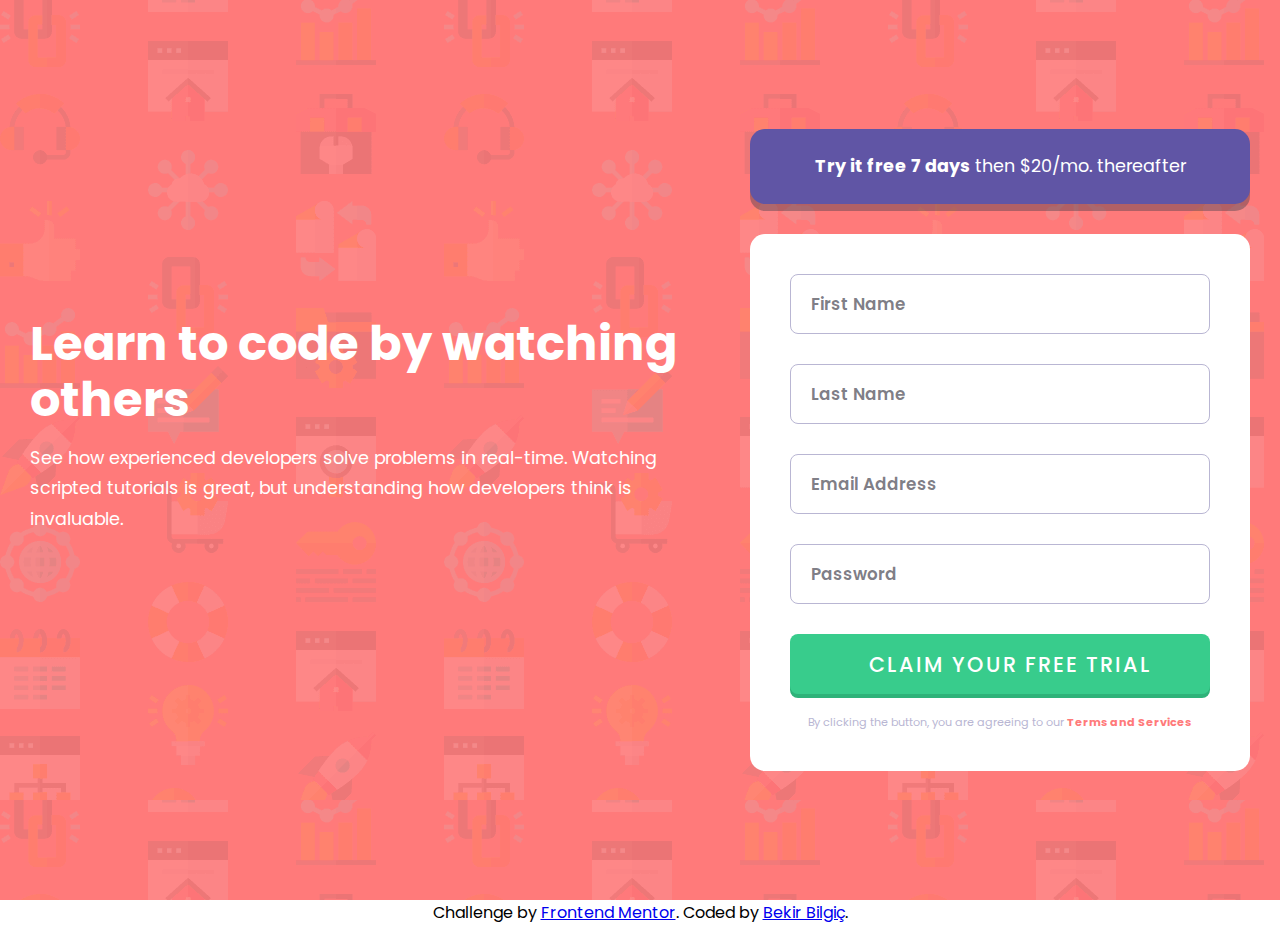
<file: index.html>
<!DOCTYPE html>
<html lang="en">
<head>
  <meta charset="UTF-8">
  <meta name="viewport" content="width=device-width, initial-scale=1.0"> <!-- displays site properly based on user's device -->

  <link rel="icon" type="image/png" sizes="32x32" href="./images/favicon-32x32.png">
  <link rel="stylesheet" href="style.css">
  <title>Frontend Mentor | Intro component with sign up form</title>
</head>
<body>
  <section id="intro" >
    <div class="container">
      <div class="left-col">
        <h1>Learn to code by watching others</h1>
        <p>See how experienced developers solve problems in real-time. Watching scripted tutorials is great, 
          but understanding how developers think is invaluable.</p>
      </div>
      <div class="right-col">
        <div class="top-box">
          <p><span>Try it free 7 days</span> then $20/mo. thereafter</p>
        </div>
        <div class="form-container">
          <form action="#">
            <div class="field-group">
              <label for="firstName">First Name</label>
              <input type="text" id="firstName" name="firstName" placeholder="First Name">
              <img src="./images/icon-error.svg" class="error-icon" alt="errorimg">
              <p class="error-text">First Name cannot be empty</p>
            </div>
            <div class="field-group">
              <label for="lastName">Last Name</label>
              <input type="text" id="lastName" name="lastName" placeholder="Last Name">
              <img src="./images/icon-error.svg" class="error-icon" alt="errorimg">
              <p class="error-text">Last Name cannot be empty</p>
            </div>
            <div class="field-group">
              <label for="email">Email</label>
              <input type="email" id="email" name="email" placeholder="Email Address">
              <img src="./images/icon-error.svg" class="error-icon" alt="errorimg">
              <p class="error-text">Looks like this is not an email</p>
            </div>
            <div class="field-group">
              <label for="Password">Password</label>
              <input type="password" id="password" name="password" placeholder="Password">
              <img src="./images/icon-error.svg" class="error-icon" alt="errorimg">
              <p class="error-text">Password cannot be empty</p>
            </div>
            <button type="submit">Claim your free trial</button>
            <p class="form-footer">By clicking the button, you are agreeing to our <span>Terms and Services</span></p>
          </form>
        </div>
      </div>
    </div>
  </section>


  
  <footer>
    <p class="attribution">
      Challenge by <a href="https://www.frontendmentor.io?ref=challenge" target="_blank">Frontend Mentor</a>. 
      Coded by <a href="https://github.com/bilgicbe">Bekir Bilgiç</a>.
    </p>
  </footer>
  <script src="main.js"></script>
</body>
</html>
</file>
<file: style.css>
@import url('https://fonts.googleapis.com/css2?family=Poppins:wght@400;500;600;700&display=swap');

* {
    padding: 0;
    margin: 0;
    box-sizing: border-box;
}

footer {
    text-align: center;
}

.error-text, 
.error-icon {
    display: none;
}

.field-group.error .error-text,
.field-group.error .error-icon {
    display: block;
}
.field-group.error input {
    border: 2px solid hsl(0, 100%, 74%)
}

html{
    font-size: 16px;
    font-family: 'Poppins', sans-serif;
}

#intro {
    min-height: 100vh;
    width: 100%;
    display: flex;
    align-items: center;
    justify-content: center;
    background-image: url(./images/bg-intro-mobile.png);
    background-color: hsl(0, 100%, 74%);
    padding: 100px 0;
}

.container {
    display: flex;
    align-items: center;
    justify-content: center;
    flex-direction: column;
    text-align: center;
    padding: 0 30px;
    max-width: 1300px;
    margin: 0 auto;
}

.left-col {
    flex: 1;
    margin-bottom: 50px;
}
.left-col h1 {
    color: white;
    font-size: 2.5rem;
    line-height: 3rem;
    margin-bottom: 15px;
}

.left-col p{
    color: white;
    font-size: 1.1rem;
    line-height: 1.9rem;
}

.right-col {
    flex: 1;
}

.right-col .top-box {
    background-color: hsl(248, 32%, 49%);
    color: white;
    padding: 15px 90px;
    border-radius: 15px;
    box-shadow: 0 7px hsla(249, 10%, 26%, 0.404) ;
    margin-bottom: 30px;
}

.right-col .top-box p {
    font-size: 1.3rem;
    line-height: 2.2rem;
}

.right-col .top-box p span {
    font-weight: 700;
}

.right-col .form-container {
    background-color: white;
    padding: 30px;
    border-radius: 15px;
    box-shadow: hsla(249, 10%, 26%, 0.404);
}

.field-group {
    position: relative;
    margin-bottom: 25px;
}

.right-col label {
    display: none;
}

.right-col input,
.right-col button[type= submit] {
    width: 100%;
    height: 60px;
    margin-bottom: 5px;
    border-radius: 8px;
    border: 1.3px solid hsl(246, 25%, 77%);
    padding-left: 20px;
    outline: none;
    color: hsl(249, 10%, 26%) ;
    font-family: 'Poppins';
    font-size: 1.1rem;
    font-weight: 600;
}

.right-col input:focus {
    border: 1.5px solid hsl(249, 10%, 26%);
}

.right-col input::placeholder{
    color: hsla(249, 10%, 26%, 0.678);
    font-size: 1.1rem;
    font-weight: 600;
    font-family: 'Poppins';
}

.right-col button[type = submit] {
    border: none;
    background-color: hsl(154, 59%, 51%);
    color: white;
    box-shadow: 0px 4px hsl(154, 59%, 44%);
    font-weight: 500;
    font-size: 1.3rem;
    text-transform: uppercase;
    letter-spacing: 2px;
    margin-bottom: 0;
}

.right-col button[type = submit]:hover {
    background-color: hsl(154, 80%, 63%);
}

.right-col .form-footer {
    margin-top: 10px;
    color: hsl(246, 25%, 77%);

}

.right-col .form-footer span {
    color: hsl(0, 100%, 74%);
    font-weight: 700;
}

.error-icon {
    position: absolute;
    top: 28%;
    right: 20px;
}

.error-text{
    text-align: right;
    font-size: .8rem;
    font-style: italic;
    color: hsl(0, 100%, 74%);
    font-weight: 500;
}

@media only screen and (min-width: 1000px) {
    #intro {
        background-image: url(./images/bg-intro-desktop.png);
    }
    .container {
        flex-direction: row;

    }
    .left-col {
        text-align: left;
        padding-right: 50px;
    }
    .left-col h1 {
        font-size: 3rem;
        line-height: 3.5rem;
    }
    .left-col p {
        font-size: 1.1rem;
    }
    .right-col {
        max-width: 500px;
    }
    .right-col .top-box p {
        font-size: 1.1rem;
    }
    .right-col .top-box {
        padding: 20px;
    }
    .right-col .form-container {
        padding: 40px;
    }
    .right-col input,
    .right-col input::placeholder{
        font-size: 1.05rem;
    }
    .right-col .form-footer {
        margin-top: 20px;
        font-size: .7rem;
    }
}
</file>
